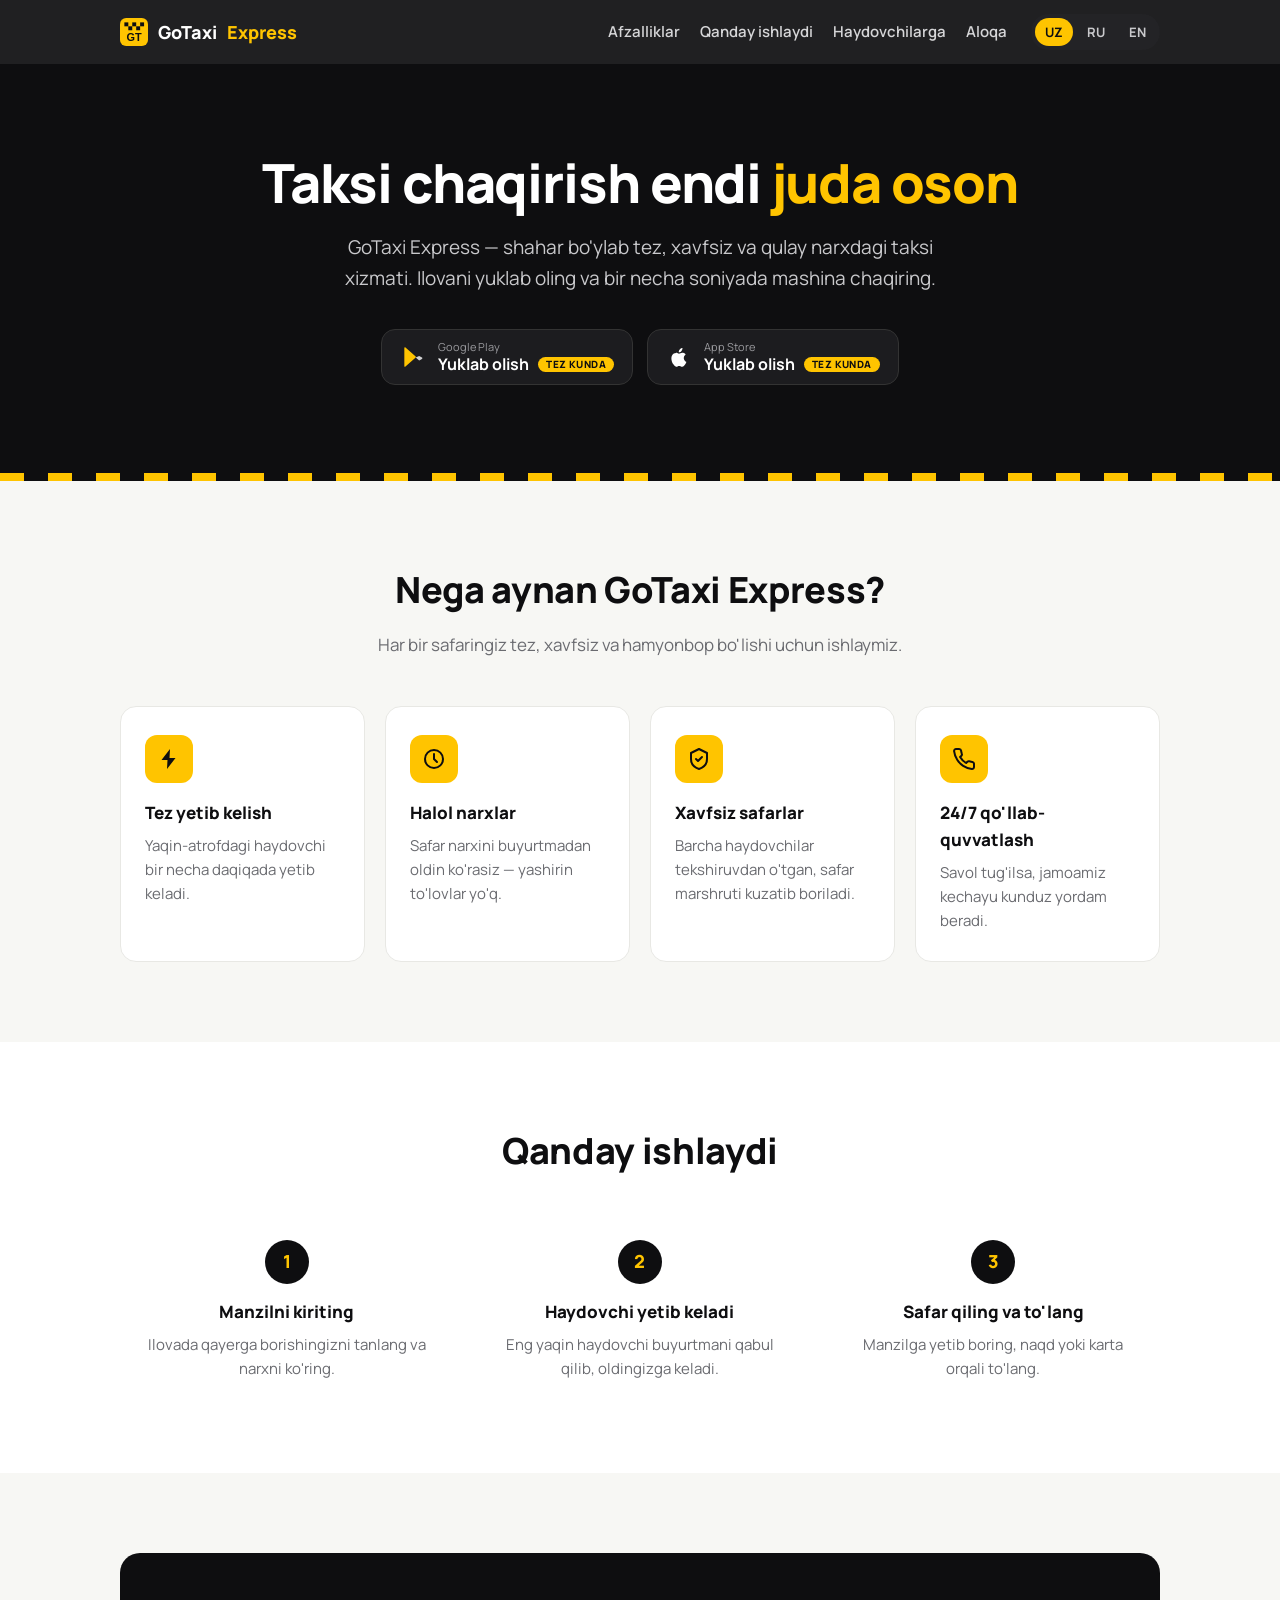
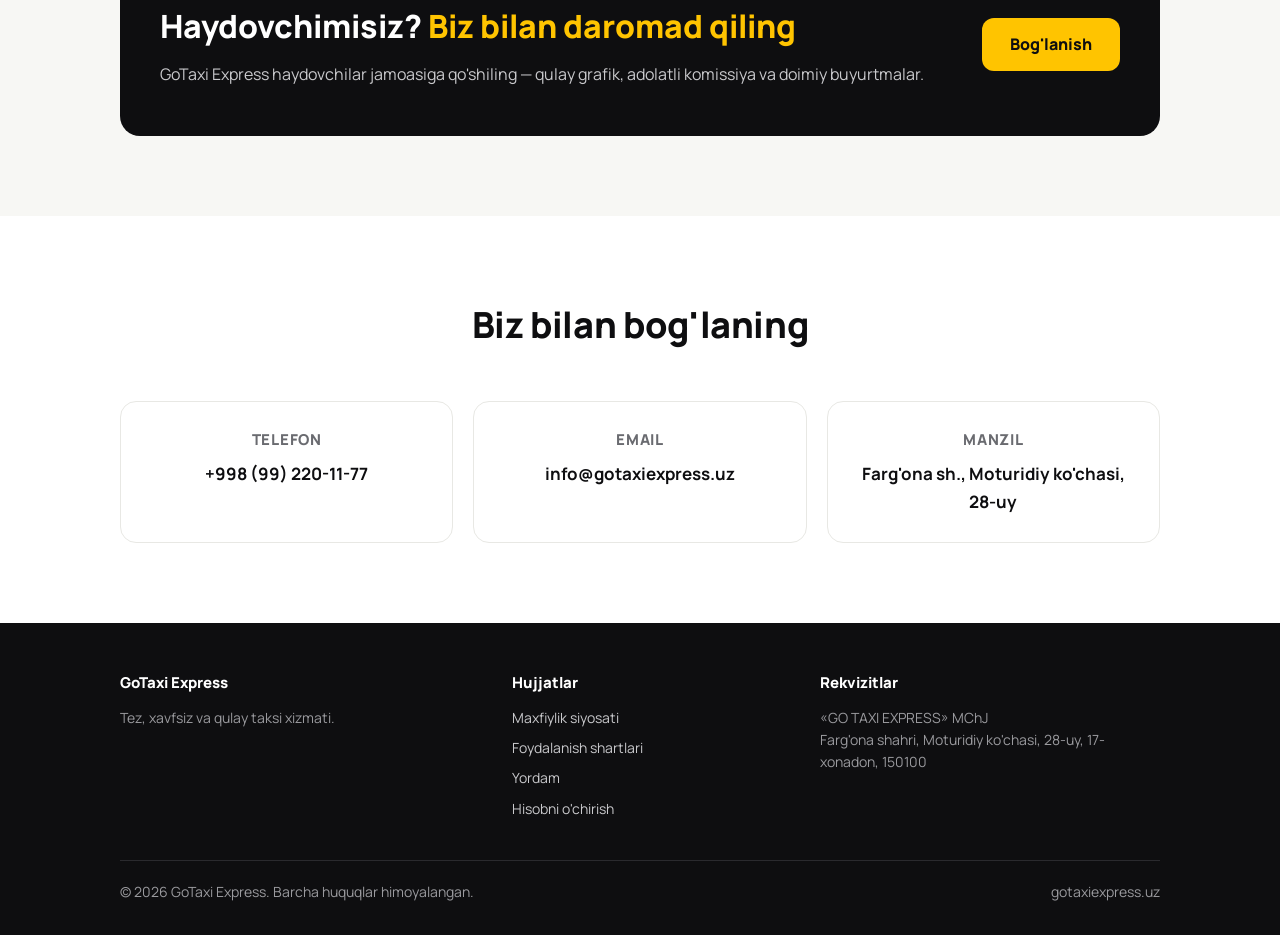
<file: index.html>
<!DOCTYPE html>
<html lang="uz" data-lang="uz">
<head>
  <meta charset="UTF-8">
  <meta name="viewport" content="width=device-width, initial-scale=1.0">
  <title>GoTaxi Express — tez va qulay taksi xizmati</title>
  <meta name="description" content="GoTaxi Express — O'zbekistonda tez, xavfsiz va qulay narxdagi taksi xizmati. Ilovani yuklab oling va bir necha soniyada taksi chaqiring. Быстрое и удобное такси. Fast and affordable taxi service.">
  <link rel="icon" type="image/svg+xml" href="/favicon.svg">
  <link rel="preconnect" href="https://fonts.googleapis.com">
  <link rel="preconnect" href="https://fonts.gstatic.com" crossorigin>
  <link href="https://fonts.googleapis.com/css2?family=Manrope:wght@400;600;700;800&display=swap" rel="stylesheet">
  <link rel="stylesheet" href="/styles.css">
  <script src="/app.js" defer></script>
</head>
<body>

<header class="site-header">
  <div class="container">
    <a class="brand" href="/">
      <svg width="28" height="28" viewBox="0 0 64 64" aria-hidden="true">
        <rect width="64" height="64" rx="14" fill="#FFC400"/>
        <g fill="#0E0E10">
          <rect x="10" y="10" width="9" height="9"/><rect x="28" y="10" width="9" height="9"/><rect x="46" y="10" width="9" height="9"/>
          <rect x="19" y="19" width="9" height="9"/><rect x="37" y="19" width="9" height="9"/>
        </g>
        <text x="32" y="53" font-family="Arial" font-size="25" font-weight="800" text-anchor="middle" fill="#0E0E10">GT</text>
      </svg>
      GoTaxi <span class="accent">Express</span>
    </a>
    <nav class="site-nav">
      <a href="#features"><span class="l-uz">Afzalliklar</span><span class="l-ru">Преимущества</span><span class="l-en">Features</span></a>
      <a href="#how"><span class="l-uz">Qanday ishlaydi</span><span class="l-ru">Как это работает</span><span class="l-en">How it works</span></a>
      <a href="#drivers"><span class="l-uz">Haydovchilarga</span><span class="l-ru">Водителям</span><span class="l-en">For drivers</span></a>
      <a href="#contact"><span class="l-uz">Aloqa</span><span class="l-ru">Контакты</span><span class="l-en">Contact</span></a>
    </nav>
    <div class="lang-switch" role="group" aria-label="Language">
      <button type="button" data-lang="uz" class="active">UZ</button>
      <button type="button" data-lang="ru">RU</button>
      <button type="button" data-lang="en">EN</button>
    </div>
  </div>
</header>

<section class="hero">
  <div class="container">
    <h1>
      <span class="l-uz">Taksi chaqirish endi <span class="accent">juda oson</span></span>
      <span class="l-ru">Вызвать такси — <span class="accent">проще простого</span></span>
      <span class="l-en">Getting a taxi has <span class="accent">never been easier</span></span>
    </h1>
    <p class="lead">
      <span class="l-uz">GoTaxi Express — shahar bo'ylab tez, xavfsiz va qulay narxdagi taksi xizmati. Ilovani yuklab oling va bir necha soniyada mashina chaqiring.</span>
      <span class="l-ru">GoTaxi Express — быстрое, безопасное и доступное такси по всему городу. Скачайте приложение и закажите машину за считанные секунды.</span>
      <span class="l-en">GoTaxi Express is a fast, safe and affordable taxi service. Download the app and get a ride in seconds.</span>
    </p>
    <div class="store-badges">
      <!-- TODO: replace href="#" with the real store links when the app is published -->
      <a class="badge" href="#" rel="noopener">
        <svg width="26" height="26" viewBox="0 0 24 24" fill="none" aria-hidden="true">
          <path d="M4 3.5v17c0 .4.4.7.8.5l9.7-8.5c.3-.2.3-.7 0-.9L4.8 3c-.4-.2-.8.1-.8.5z" fill="#FFC400"/>
          <path d="M14.5 12.5l3.2 2.8 2.6-1.5c.5-.3.5-1 0-1.3l-2.6-1.5-3.2 1.5z" fill="#fff" opacity=".8"/>
        </svg>
        <span class="badge-text">
          <span class="badge-small">Google Play</span>
          <span class="badge-big">
            <span class="l-uz">Yuklab olish <span class="soon">TEZ KUNDA</span></span>
            <span class="l-ru">Скачать <span class="soon">СКОРО</span></span>
            <span class="l-en">Download <span class="soon">SOON</span></span>
          </span>
        </span>
      </a>
      <a class="badge" href="#" rel="noopener">
        <svg width="26" height="26" viewBox="0 0 24 24" fill="#fff" aria-hidden="true">
          <path d="M16.4 12.9c0-2.1 1.7-3.1 1.8-3.2-1-1.4-2.5-1.6-3-1.6-1.3-.1-2.5.8-3.2.8-.7 0-1.7-.8-2.8-.7-1.4 0-2.7.8-3.5 2.1-1.5 2.6-.4 6.4 1.1 8.5.7 1 1.5 2.2 2.6 2.1 1.1 0 1.5-.7 2.8-.7 1.3 0 1.6.7 2.8.7 1.2 0 1.9-1 2.6-2 .8-1.2 1.2-2.4 1.2-2.4s-2.3-.9-2.4-3.6zM14.3 6.4c.6-.7 1-1.7.9-2.7-.9 0-1.9.6-2.5 1.3-.6.6-1 1.6-.9 2.6 1 .1 2-.5 2.5-1.2z"/>
        </svg>
        <span class="badge-text">
          <span class="badge-small">App Store</span>
          <span class="badge-big">
            <span class="l-uz">Yuklab olish <span class="soon">TEZ KUNDA</span></span>
            <span class="l-ru">Скачать <span class="soon">СКОРО</span></span>
            <span class="l-en">Download <span class="soon">SOON</span></span>
          </span>
        </span>
      </a>
    </div>
  </div>
</section>

<section id="features" class="alt">
  <div class="container">
    <div class="section-head">
      <h2>
        <span class="l-uz">Nega aynan GoTaxi Express?</span>
        <span class="l-ru">Почему именно GoTaxi Express?</span>
        <span class="l-en">Why GoTaxi Express?</span>
      </h2>
      <p>
        <span class="l-uz">Har bir safaringiz tez, xavfsiz va hamyonbop bo'lishi uchun ishlaymiz.</span>
        <span class="l-ru">Мы работаем, чтобы каждая ваша поездка была быстрой, безопасной и доступной.</span>
        <span class="l-en">We work to make every ride fast, safe and affordable.</span>
      </p>
    </div>
    <div class="feature-grid">
      <div class="feature">
        <div class="icon">
          <svg width="24" height="24" viewBox="0 0 24 24" fill="none" stroke="currentColor" stroke-width="2" stroke-linecap="round"><path d="M13 2L4.5 13h6L10 22l8.5-11h-6L13 2z" fill="currentColor" stroke="none"/></svg>
        </div>
        <h3><span class="l-uz">Tez yetib kelish</span><span class="l-ru">Быстрая подача</span><span class="l-en">Fast pickup</span></h3>
        <p>
          <span class="l-uz">Yaqin-atrofdagi haydovchi bir necha daqiqada yetib keladi.</span>
          <span class="l-ru">Ближайший водитель приедет за считанные минуты.</span>
          <span class="l-en">The nearest driver arrives within minutes.</span>
        </p>
      </div>
      <div class="feature">
        <div class="icon">
          <svg width="24" height="24" viewBox="0 0 24 24" fill="none" stroke="currentColor" stroke-width="2" stroke-linecap="round"><circle cx="12" cy="12" r="9"/><path d="M12 7v5l3 3"/></svg>
        </div>
        <h3><span class="l-uz">Halol narxlar</span><span class="l-ru">Честные цены</span><span class="l-en">Fair prices</span></h3>
        <p>
          <span class="l-uz">Safar narxini buyurtmadan oldin ko'rasiz — yashirin to'lovlar yo'q.</span>
          <span class="l-ru">Стоимость поездки видна до заказа — никаких скрытых платежей.</span>
          <span class="l-en">See the fare before you order — no hidden fees.</span>
        </p>
      </div>
      <div class="feature">
        <div class="icon">
          <svg width="24" height="24" viewBox="0 0 24 24" fill="none" stroke="currentColor" stroke-width="2" stroke-linecap="round" stroke-linejoin="round"><path d="M12 2l8 4v6c0 5-3.5 8.5-8 10-4.5-1.5-8-5-8-10V6l8-4z"/><path d="M9 12l2 2 4-4"/></svg>
        </div>
        <h3><span class="l-uz">Xavfsiz safarlar</span><span class="l-ru">Безопасные поездки</span><span class="l-en">Safe rides</span></h3>
        <p>
          <span class="l-uz">Barcha haydovchilar tekshiruvdan o'tgan, safar marshruti kuzatib boriladi.</span>
          <span class="l-ru">Все водители проходят проверку, маршрут поездки отслеживается.</span>
          <span class="l-en">All drivers are verified and every trip is tracked.</span>
        </p>
      </div>
      <div class="feature">
        <div class="icon">
          <svg width="24" height="24" viewBox="0 0 24 24" fill="none" stroke="currentColor" stroke-width="2" stroke-linecap="round" stroke-linejoin="round"><path d="M22 16.9v3a2 2 0 0 1-2.2 2 19.8 19.8 0 0 1-8.6-3.1 19.5 19.5 0 0 1-6-6A19.8 19.8 0 0 1 2.1 4.2 2 2 0 0 1 4.1 2h3a2 2 0 0 1 2 1.7c.1 1 .4 2 .7 2.9a2 2 0 0 1-.4 2.1L8.1 10a16 16 0 0 0 6 6l1.3-1.3a2 2 0 0 1 2.1-.4c.9.3 1.9.6 2.9.7a2 2 0 0 1 1.6 2z"/></svg>
        </div>
        <h3><span class="l-uz">24/7 qo'llab-quvvatlash</span><span class="l-ru">Поддержка 24/7</span><span class="l-en">24/7 support</span></h3>
        <p>
          <span class="l-uz">Savol tug'ilsa, jamoamiz kechayu kunduz yordam beradi.</span>
          <span class="l-ru">Наша команда поможет вам в любое время суток.</span>
          <span class="l-en">Our team is here to help around the clock.</span>
        </p>
      </div>
    </div>
  </div>
</section>

<section id="how">
  <div class="container">
    <div class="section-head">
      <h2>
        <span class="l-uz">Qanday ishlaydi</span>
        <span class="l-ru">Как это работает</span>
        <span class="l-en">How it works</span>
      </h2>
    </div>
    <div class="steps">
      <div class="step">
        <div class="num">1</div>
        <h3><span class="l-uz">Manzilni kiriting</span><span class="l-ru">Укажите адрес</span><span class="l-en">Set your destination</span></h3>
        <p>
          <span class="l-uz">Ilovada qayerga borishingizni tanlang va narxni ko'ring.</span>
          <span class="l-ru">Выберите в приложении, куда ехать, и посмотрите цену.</span>
          <span class="l-en">Choose where you're going in the app and see the fare.</span>
        </p>
      </div>
      <div class="step">
        <div class="num">2</div>
        <h3><span class="l-uz">Haydovchi yetib keladi</span><span class="l-ru">Водитель приезжает</span><span class="l-en">Driver arrives</span></h3>
        <p>
          <span class="l-uz">Eng yaqin haydovchi buyurtmani qabul qilib, oldingizga keladi.</span>
          <span class="l-ru">Ближайший водитель принимает заказ и подъезжает к вам.</span>
          <span class="l-en">The nearest driver accepts your order and picks you up.</span>
        </p>
      </div>
      <div class="step">
        <div class="num">3</div>
        <h3><span class="l-uz">Safar qiling va to'lang</span><span class="l-ru">Поездка и оплата</span><span class="l-en">Ride and pay</span></h3>
        <p>
          <span class="l-uz">Manzilga yetib boring, naqd yoki karta orqali to'lang.</span>
          <span class="l-ru">Доезжайте до места и платите наличными или картой.</span>
          <span class="l-en">Get to your destination and pay in cash or by card.</span>
        </p>
      </div>
    </div>
  </div>
</section>

<section id="drivers" class="alt">
  <div class="container">
    <div class="drivers-cta">
      <div class="cta-text">
        <h2>
          <span class="l-uz">Haydovchimisiz? <span class="accent">Biz bilan daromad qiling</span></span>
          <span class="l-ru">Вы водитель? <span class="accent">Зарабатывайте с нами</span></span>
          <span class="l-en">Are you a driver? <span class="accent">Earn with us</span></span>
        </h2>
        <p>
          <span class="l-uz">GoTaxi Express haydovchilar jamoasiga qo'shiling — qulay grafik, adolatli komissiya va doimiy buyurtmalar.</span>
          <span class="l-ru">Присоединяйтесь к команде водителей GoTaxi Express — удобный график, честная комиссия и постоянные заказы.</span>
          <span class="l-en">Join the GoTaxi Express driver team — flexible schedule, fair commission and a steady stream of orders.</span>
        </p>
      </div>
      <a class="btn" href="tel:+998992201177">
        <span class="l-uz">Bog'lanish</span>
        <span class="l-ru">Связаться</span>
        <span class="l-en">Contact us</span>
      </a>
    </div>
  </div>
</section>

<section id="contact">
  <div class="container">
    <div class="section-head">
      <h2>
        <span class="l-uz">Biz bilan bog'laning</span>
        <span class="l-ru">Свяжитесь с нами</span>
        <span class="l-en">Get in touch</span>
      </h2>
    </div>
    <div class="contact-grid">
      <div class="contact-card">
        <h3><span class="l-uz">Telefon</span><span class="l-ru">Телефон</span><span class="l-en">Phone</span></h3>
        <a href="tel:+998992201177">+998 (99) 220-11-77</a>
      </div>
      <div class="contact-card">
        <h3>Email</h3>
        <!-- PLACEHOLDER email -->
        <a href="mailto:info@gotaxiexpress.uz">info@gotaxiexpress.uz</a>
      </div>
      <div class="contact-card">
        <h3><span class="l-uz">Manzil</span><span class="l-ru">Адрес</span><span class="l-en">Address</span></h3>
        <span class="value">
          <span class="l-uz">Farg'ona sh., Moturidiy ko'chasi, 28-uy</span>
          <span class="l-ru">г. Фергана, ул. Мотуридий, 28</span>
          <span class="l-en">28 Moturidiy Street, Fergana, Uzbekistan</span>
        </span>
      </div>
    </div>
  </div>
</section>

<footer class="site-footer">
  <div class="container">
    <div class="footer-grid">
      <div class="footer-col">
        <h4>GoTaxi Express</h4>
        <p>
          <span class="l-uz">Tez, xavfsiz va qulay taksi xizmati.</span>
          <span class="l-ru">Быстрое, безопасное и удобное такси.</span>
          <span class="l-en">Fast, safe and convenient taxi service.</span>
        </p>
      </div>
      <div class="footer-col">
        <h4><span class="l-uz">Hujjatlar</span><span class="l-ru">Документы</span><span class="l-en">Legal</span></h4>
        <ul>
          <li><a href="/privacy"><span class="l-uz">Maxfiylik siyosati</span><span class="l-ru">Политика конфиденциальности</span><span class="l-en">Privacy Policy</span></a></li>
          <li><a href="/terms"><span class="l-uz">Foydalanish shartlari</span><span class="l-ru">Условия использования</span><span class="l-en">Terms of Service</span></a></li>
          <li><a href="/support"><span class="l-uz">Yordam</span><span class="l-ru">Поддержка</span><span class="l-en">Support</span></a></li>
          <li><a href="/delete-account"><span class="l-uz">Hisobni o'chirish</span><span class="l-ru">Удаление аккаунта</span><span class="l-en">Delete account</span></a></li>
        </ul>
      </div>
      <div class="footer-col">
        <h4><span class="l-uz">Rekvizitlar</span><span class="l-ru">Реквизиты</span><span class="l-en">Company</span></h4>
        <p>
          <span class="l-uz">«GO TAXI EXPRESS» MChJ</span>
          <span class="l-ru">ООО «GO TAXI EXPRESS»</span>
          <span class="l-en">"GO TAXI EXPRESS" LLC</span><br>
          <span class="l-uz">Farg'ona shahri, Moturidiy ko'chasi, 28-uy, 17-xonadon, 150100</span>
          <span class="l-ru">г. Фергана, ул. Мотуридий, дом 28, кв. 17, 150100</span>
          <span class="l-en">28 Moturidiy Street, Apartment 17, Fergana 150100, Uzbekistan</span>
        </p>
      </div>
    </div>
    <div class="legal-line">
      <span>© 2026 GoTaxi Express.
        <span class="l-uz">Barcha huquqlar himoyalangan.</span>
        <span class="l-ru">Все права защищены.</span>
        <span class="l-en">All rights reserved.</span>
      </span>
      <span>gotaxiexpress.uz</span>
    </div>
  </div>
</footer>

</body>
</html>
</file>
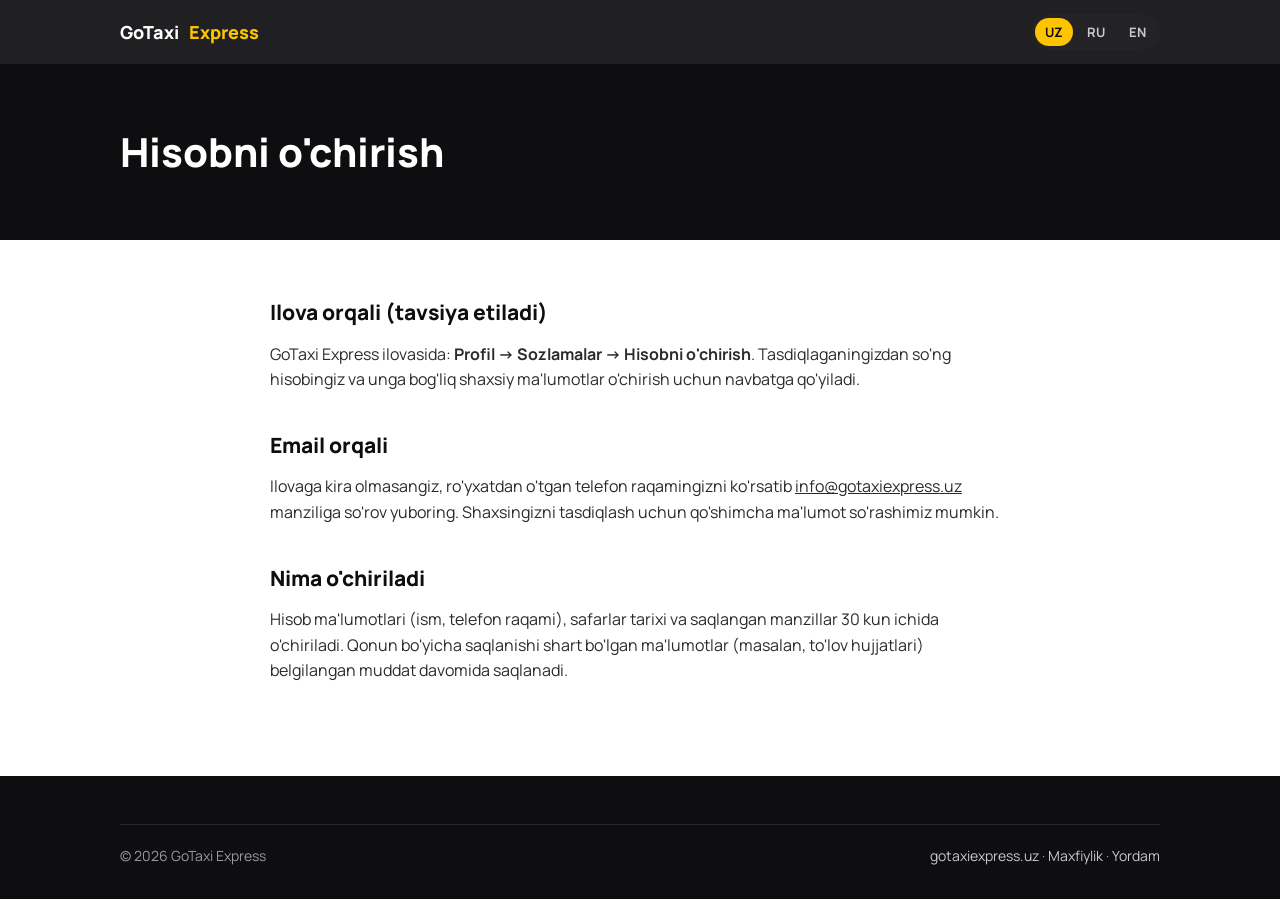
<file: delete-account.html>
<!DOCTYPE html>
<html lang="uz" data-lang="uz">
<head>
  <meta charset="UTF-8">
  <meta name="viewport" content="width=device-width, initial-scale=1.0">
  <title>Delete Account — GoTaxi Express</title>
  <meta name="description" content="How to delete your GoTaxi Express account. Hisobni o'chirish. Удаление аккаунта.">
  <link rel="icon" type="image/svg+xml" href="/favicon.svg">
  <link rel="preconnect" href="https://fonts.googleapis.com">
  <link rel="preconnect" href="https://fonts.gstatic.com" crossorigin>
  <link href="https://fonts.googleapis.com/css2?family=Manrope:wght@400;600;700;800&display=swap" rel="stylesheet">
  <link rel="stylesheet" href="/styles.css">
  <script src="/app.js" defer></script>
</head>
<body>

<header class="site-header">
  <div class="container">
    <a class="brand" href="/">GoTaxi <span class="accent">Express</span></a>
    <div class="lang-switch" style="margin-left:auto" role="group" aria-label="Language">
      <button type="button" data-lang="uz" class="active">UZ</button>
      <button type="button" data-lang="ru">RU</button>
      <button type="button" data-lang="en">EN</button>
    </div>
  </div>
</header>

<div class="page-hero">
  <div class="container">
    <h1>
      <span class="l-uz">Hisobni o'chirish</span>
      <span class="l-ru">Удаление аккаунта</span>
      <span class="l-en">Delete your account</span>
    </h1>
  </div>
</div>

<div class="legal-body">

  <!-- ============ UZBEK ============ -->
  <div class="l-uz">
    <h2>Ilova orqali (tavsiya etiladi)</h2>
    <p>GoTaxi Express ilovasida: <strong>Profil → Sozlamalar → Hisobni o'chirish</strong>. Tasdiqlaganingizdan so'ng hisobingiz va unga bog'liq shaxsiy ma'lumotlar o'chirish uchun navbatga qo'yiladi.</p>

    <h2>Email orqali</h2>
    <p>Ilovaga kira olmasangiz, ro'yxatdan o'tgan telefon raqamingizni ko'rsatib <a href="mailto:info@gotaxiexpress.uz?subject=Hisobni%20o%27chirish">info@gotaxiexpress.uz</a> manziliga so'rov yuboring. Shaxsingizni tasdiqlash uchun qo'shimcha ma'lumot so'rashimiz mumkin.</p>

    <h2>Nima o'chiriladi</h2>
    <p>Hisob ma'lumotlari (ism, telefon raqami), safarlar tarixi va saqlangan manzillar 30 kun ichida o'chiriladi. Qonun bo'yicha saqlanishi shart bo'lgan ma'lumotlar (masalan, to'lov hujjatlari) belgilangan muddat davomida saqlanadi.</p>
  </div>

  <!-- ============ RUSSIAN ============ -->
  <div class="l-ru">
    <h2>Через приложение (рекомендуется)</h2>
    <p>В приложении GoTaxi Express: <strong>Профиль → Настройки → Удалить аккаунт</strong>. После подтверждения ваш аккаунт и связанные с ним персональные данные будут поставлены в очередь на удаление.</p>

    <h2>По email</h2>
    <p>Если у вас нет доступа к приложению, отправьте запрос на <a href="mailto:info@gotaxiexpress.uz?subject=Удаление%20аккаунта">info@gotaxiexpress.uz</a>, указав зарегистрированный номер телефона. Для подтверждения личности мы можем запросить дополнительную информацию.</p>

    <h2>Что будет удалено</h2>
    <p>Данные аккаунта (имя, номер телефона), история поездок и сохранённые адреса удаляются в течение 30 дней. Данные, которые мы обязаны хранить по закону (например, платёжные документы), хранятся в течение установленного срока.</p>
  </div>

  <!-- ============ ENGLISH ============ -->
  <div class="l-en">
    <h2>In the app (recommended)</h2>
    <p>In the GoTaxi Express app: <strong>Profile → Settings → Delete account</strong>. After confirmation, your account and the personal data linked to it are queued for deletion.</p>

    <h2>By email</h2>
    <p>If you can't access the app, send a request to <a href="mailto:info@gotaxiexpress.uz?subject=Account%20deletion">info@gotaxiexpress.uz</a> stating your registered phone number. We may ask for additional information to verify your identity.</p>

    <h2>What gets deleted</h2>
    <p>Account data (name, phone number), ride history and saved addresses are deleted within 30 days. Data we are legally required to keep (e.g. payment records) is retained for the mandated period.</p>
  </div>

</div>

<footer class="site-footer">
  <div class="container">
    <div class="legal-line">
      <span>© 2026 GoTaxi Express</span>
      <span><a href="/">gotaxiexpress.uz</a> · <a href="/privacy"><span class="l-uz">Maxfiylik</span><span class="l-ru">Конфиденциальность</span><span class="l-en">Privacy</span></a> · <a href="/support"><span class="l-uz">Yordam</span><span class="l-ru">Поддержка</span><span class="l-en">Support</span></a></span>
    </div>
  </div>
</footer>

</body>
</html>
</file>
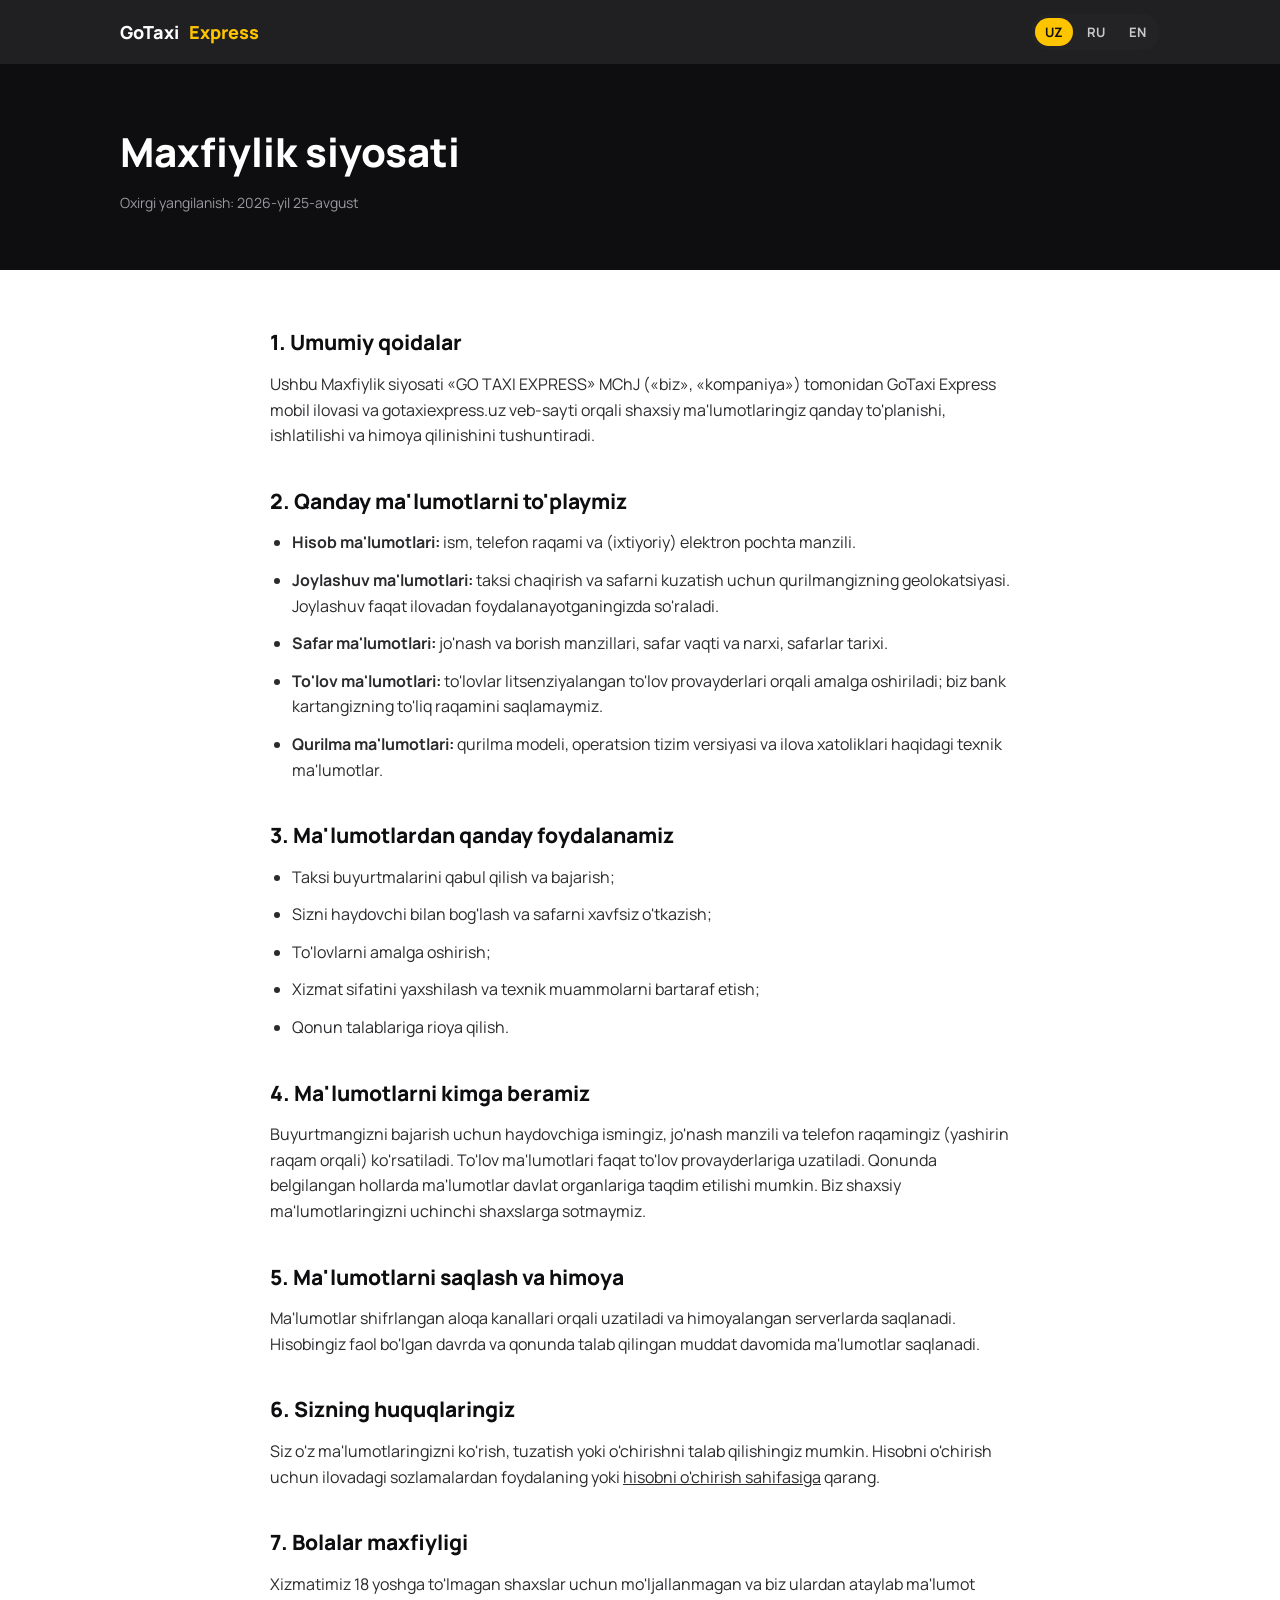
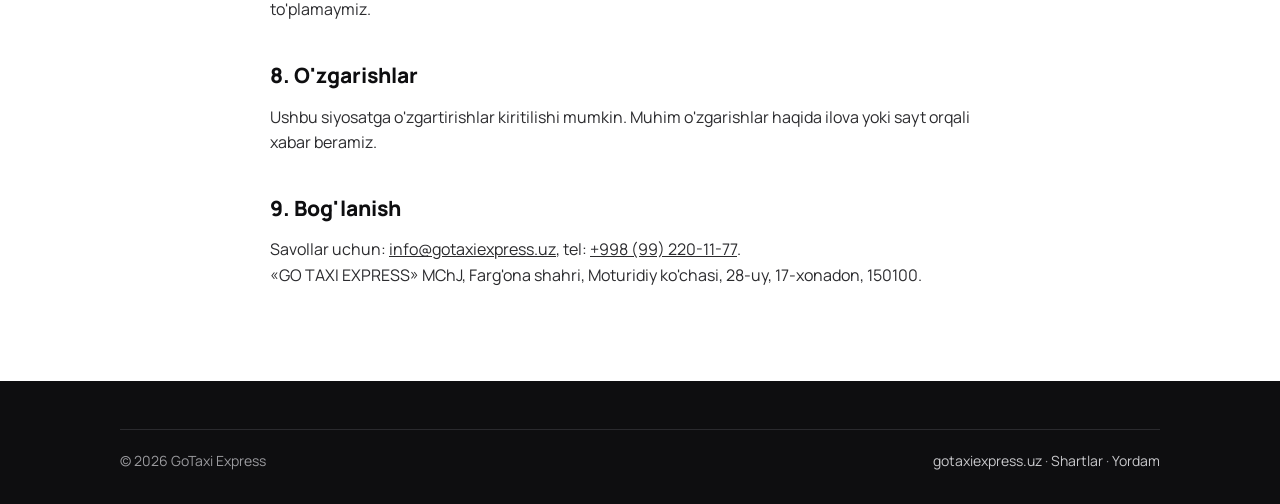
<file: privacy.html>
<!DOCTYPE html>
<html lang="uz" data-lang="uz">
<head>
  <meta charset="UTF-8">
  <meta name="viewport" content="width=device-width, initial-scale=1.0">
  <title>Privacy Policy — GoTaxi Express</title>
  <meta name="description" content="GoTaxi Express privacy policy. Maxfiylik siyosati. Политика конфиденциальности.">
  <link rel="icon" type="image/svg+xml" href="/favicon.svg">
  <link rel="preconnect" href="https://fonts.googleapis.com">
  <link rel="preconnect" href="https://fonts.gstatic.com" crossorigin>
  <link href="https://fonts.googleapis.com/css2?family=Manrope:wght@400;600;700;800&display=swap" rel="stylesheet">
  <link rel="stylesheet" href="/styles.css">
  <script src="/app.js" defer></script>
</head>
<body>

<header class="site-header">
  <div class="container">
    <a class="brand" href="/">GoTaxi <span class="accent">Express</span></a>
    <div class="lang-switch" style="margin-left:auto" role="group" aria-label="Language">
      <button type="button" data-lang="uz" class="active">UZ</button>
      <button type="button" data-lang="ru">RU</button>
      <button type="button" data-lang="en">EN</button>
    </div>
  </div>
</header>

<div class="page-hero">
  <div class="container">
    <h1>
      <span class="l-uz">Maxfiylik siyosati</span>
      <span class="l-ru">Политика конфиденциальности</span>
      <span class="l-en">Privacy Policy</span>
    </h1>
    <p class="updated">
      <span class="l-uz">Oxirgi yangilanish: 2026-yil 25-avgust</span>
      <span class="l-ru">Последнее обновление: 25 августа 2026 г.</span>
      <span class="l-en">Last updated: August 25, 2026</span>
    </p>
  </div>
</div>

<div class="legal-body">

  <!-- ============ UZBEK ============ -->
  <div class="l-uz">
    <h2>1. Umumiy qoidalar</h2>
    <p>Ushbu Maxfiylik siyosati «GO TAXI EXPRESS» MChJ («biz», «kompaniya») tomonidan GoTaxi Express mobil ilovasi va gotaxiexpress.uz veb-sayti orqali shaxsiy ma'lumotlaringiz qanday to'planishi, ishlatilishi va himoya qilinishini tushuntiradi.</p>

    <h2>2. Qanday ma'lumotlarni to'playmiz</h2>
    <ul>
      <li><strong>Hisob ma'lumotlari:</strong> ism, telefon raqami va (ixtiyoriy) elektron pochta manzili.</li>
      <li><strong>Joylashuv ma'lumotlari:</strong> taksi chaqirish va safarni kuzatish uchun qurilmangizning geolokatsiyasi. Joylashuv faqat ilovadan foydalanayotganingizda so'raladi.</li>
      <li><strong>Safar ma'lumotlari:</strong> jo'nash va borish manzillari, safar vaqti va narxi, safarlar tarixi.</li>
      <li><strong>To'lov ma'lumotlari:</strong> to'lovlar litsenziyalangan to'lov provayderlari orqali amalga oshiriladi; biz bank kartangizning to'liq raqamini saqlamaymiz.</li>
      <li><strong>Qurilma ma'lumotlari:</strong> qurilma modeli, operatsion tizim versiyasi va ilova xatoliklari haqidagi texnik ma'lumotlar.</li>
    </ul>

    <h2>3. Ma'lumotlardan qanday foydalanamiz</h2>
    <ul>
      <li>Taksi buyurtmalarini qabul qilish va bajarish;</li>
      <li>Sizni haydovchi bilan bog'lash va safarni xavfsiz o'tkazish;</li>
      <li>To'lovlarni amalga oshirish;</li>
      <li>Xizmat sifatini yaxshilash va texnik muammolarni bartaraf etish;</li>
      <li>Qonun talablariga rioya qilish.</li>
    </ul>

    <h2>4. Ma'lumotlarni kimga beramiz</h2>
    <p>Buyurtmangizni bajarish uchun haydovchiga ismingiz, jo'nash manzili va telefon raqamingiz (yashirin raqam orqali) ko'rsatiladi. To'lov ma'lumotlari faqat to'lov provayderlariga uzatiladi. Qonunda belgilangan hollarda ma'lumotlar davlat organlariga taqdim etilishi mumkin. Biz shaxsiy ma'lumotlaringizni uchinchi shaxslarga sotmaymiz.</p>

    <h2>5. Ma'lumotlarni saqlash va himoya</h2>
    <p>Ma'lumotlar shifrlangan aloqa kanallari orqali uzatiladi va himoyalangan serverlarda saqlanadi. Hisobingiz faol bo'lgan davrda va qonunda talab qilingan muddat davomida ma'lumotlar saqlanadi.</p>

    <h2>6. Sizning huquqlaringiz</h2>
    <p>Siz o'z ma'lumotlaringizni ko'rish, tuzatish yoki o'chirishni talab qilishingiz mumkin. Hisobni o'chirish uchun ilovadagi sozlamalardan foydalaning yoki <a href="/delete-account">hisobni o'chirish sahifasiga</a> qarang.</p>

    <h2>7. Bolalar maxfiyligi</h2>
    <p>Xizmatimiz 18 yoshga to'lmagan shaxslar uchun mo'ljallanmagan va biz ulardan ataylab ma'lumot to'plamaymiz.</p>

    <h2>8. O'zgarishlar</h2>
    <p>Ushbu siyosatga o'zgartirishlar kiritilishi mumkin. Muhim o'zgarishlar haqida ilova yoki sayt orqali xabar beramiz.</p>

    <h2>9. Bog'lanish</h2>
    <p>Savollar uchun: <a href="mailto:info@gotaxiexpress.uz">info@gotaxiexpress.uz</a>, tel: <a href="tel:+998992201177">+998 (99) 220-11-77</a>.<br>
    «GO TAXI EXPRESS» MChJ, Farg'ona shahri, Moturidiy ko'chasi, 28-uy, 17-xonadon, 150100.</p>
  </div>

  <!-- ============ RUSSIAN ============ -->
  <div class="l-ru">
    <h2>1. Общие положения</h2>
    <p>Настоящая Политика конфиденциальности объясняет, как ООО «GO TAXI EXPRESS» («мы», «компания») собирает, использует и защищает ваши персональные данные при использовании мобильного приложения GoTaxi Express и сайта gotaxiexpress.uz.</p>

    <h2>2. Какие данные мы собираем</h2>
    <ul>
      <li><strong>Данные аккаунта:</strong> имя, номер телефона и (по желанию) адрес электронной почты.</li>
      <li><strong>Геолокация:</strong> местоположение устройства — для вызова такси и отслеживания поездки. Запрашивается только при использовании приложения.</li>
      <li><strong>Данные поездок:</strong> адреса подачи и назначения, время и стоимость поездки, история поездок.</li>
      <li><strong>Платёжные данные:</strong> платежи проходят через лицензированных платёжных провайдеров; мы не храним полный номер вашей банковской карты.</li>
      <li><strong>Данные устройства:</strong> модель устройства, версия ОС и технические сведения об ошибках приложения.</li>
    </ul>

    <h2>3. Как мы используем данные</h2>
    <ul>
      <li>Приём и выполнение заказов такси;</li>
      <li>Соединение вас с водителем и обеспечение безопасной поездки;</li>
      <li>Проведение платежей;</li>
      <li>Улучшение качества сервиса и устранение технических проблем;</li>
      <li>Соблюдение требований законодательства.</li>
    </ul>

    <h2>4. Кому мы передаём данные</h2>
    <p>Для выполнения заказа водителю показываются ваше имя, адрес подачи и номер телефона (через скрытый номер). Платёжные данные передаются только платёжным провайдерам. В предусмотренных законом случаях данные могут быть предоставлены государственным органам. Мы не продаём ваши персональные данные третьим лицам.</p>

    <h2>5. Хранение и защита данных</h2>
    <p>Данные передаются по зашифрованным каналам и хранятся на защищённых серверах. Данные хранятся, пока ваш аккаунт активен, и в течение срока, требуемого законодательством.</p>

    <h2>6. Ваши права</h2>
    <p>Вы можете запросить доступ к своим данным, их исправление или удаление. Для удаления аккаунта используйте настройки приложения или см. <a href="/delete-account">страницу удаления аккаунта</a>.</p>

    <h2>7. Конфиденциальность детей</h2>
    <p>Наш сервис не предназначен для лиц младше 18 лет, и мы намеренно не собираем их данные.</p>

    <h2>8. Изменения</h2>
    <p>В настоящую политику могут вноситься изменения. О существенных изменениях мы сообщим через приложение или сайт.</p>

    <h2>9. Контакты</h2>
    <p>По вопросам: <a href="mailto:info@gotaxiexpress.uz">info@gotaxiexpress.uz</a>, тел.: <a href="tel:+998992201177">+998 (99) 220-11-77</a>.<br>
    ООО «GO TAXI EXPRESS», г. Фергана, ул. Мотуридий, дом 28, кв. 17, 150100.</p>
  </div>

  <!-- ============ ENGLISH ============ -->
  <div class="l-en">
    <h2>1. Overview</h2>
    <p>This Privacy Policy explains how "GO TAXI EXPRESS" LLC ("we", "the company") collects, uses and protects your personal data when you use the GoTaxi Express mobile app and the gotaxiexpress.uz website.</p>

    <h2>2. Data we collect</h2>
    <ul>
      <li><strong>Account data:</strong> name, phone number and (optionally) email address.</li>
      <li><strong>Location data:</strong> your device's geolocation — to request a taxi and track the trip. Requested only while you use the app.</li>
      <li><strong>Trip data:</strong> pickup and destination addresses, trip time and fare, ride history.</li>
      <li><strong>Payment data:</strong> payments are processed by licensed payment providers; we do not store your full card number.</li>
      <li><strong>Device data:</strong> device model, OS version and technical crash/error information.</li>
    </ul>

    <h2>3. How we use data</h2>
    <ul>
      <li>To accept and fulfil taxi orders;</li>
      <li>To connect you with a driver and keep the trip safe;</li>
      <li>To process payments;</li>
      <li>To improve the service and fix technical issues;</li>
      <li>To comply with legal obligations.</li>
    </ul>

    <h2>4. Who we share data with</h2>
    <p>To fulfil your order, the driver sees your name, pickup address and phone number (via a masked number). Payment data goes only to payment providers. Where required by law, data may be disclosed to state authorities. We never sell your personal data to third parties.</p>

    <h2>5. Storage and security</h2>
    <p>Data is transmitted over encrypted channels and stored on protected servers. We keep data while your account is active and for the period required by law.</p>

    <h2>6. Your rights</h2>
    <p>You may request access to, correction of, or deletion of your data. To delete your account, use the in-app settings or see the <a href="/delete-account">account deletion page</a>.</p>

    <h2>7. Children's privacy</h2>
    <p>Our service is not intended for persons under 18, and we do not knowingly collect their data.</p>

    <h2>8. Changes</h2>
    <p>We may update this policy from time to time. We will announce material changes via the app or the website.</p>

    <h2>9. Contact</h2>
    <p>Questions: <a href="mailto:info@gotaxiexpress.uz">info@gotaxiexpress.uz</a>, phone: <a href="tel:+998992201177">+998 (99) 220-11-77</a>.<br>
    "GO TAXI EXPRESS" LLC, 28 Moturidiy Street, Apartment 17, Fergana 150100, Uzbekistan.</p>
  </div>

</div>

<footer class="site-footer">
  <div class="container">
    <div class="legal-line">
      <span>© 2026 GoTaxi Express</span>
      <span><a href="/">gotaxiexpress.uz</a> · <a href="/terms"><span class="l-uz">Shartlar</span><span class="l-ru">Условия</span><span class="l-en">Terms</span></a> · <a href="/support"><span class="l-uz">Yordam</span><span class="l-ru">Поддержка</span><span class="l-en">Support</span></a></span>
    </div>
  </div>
</footer>

</body>
</html>
</file>
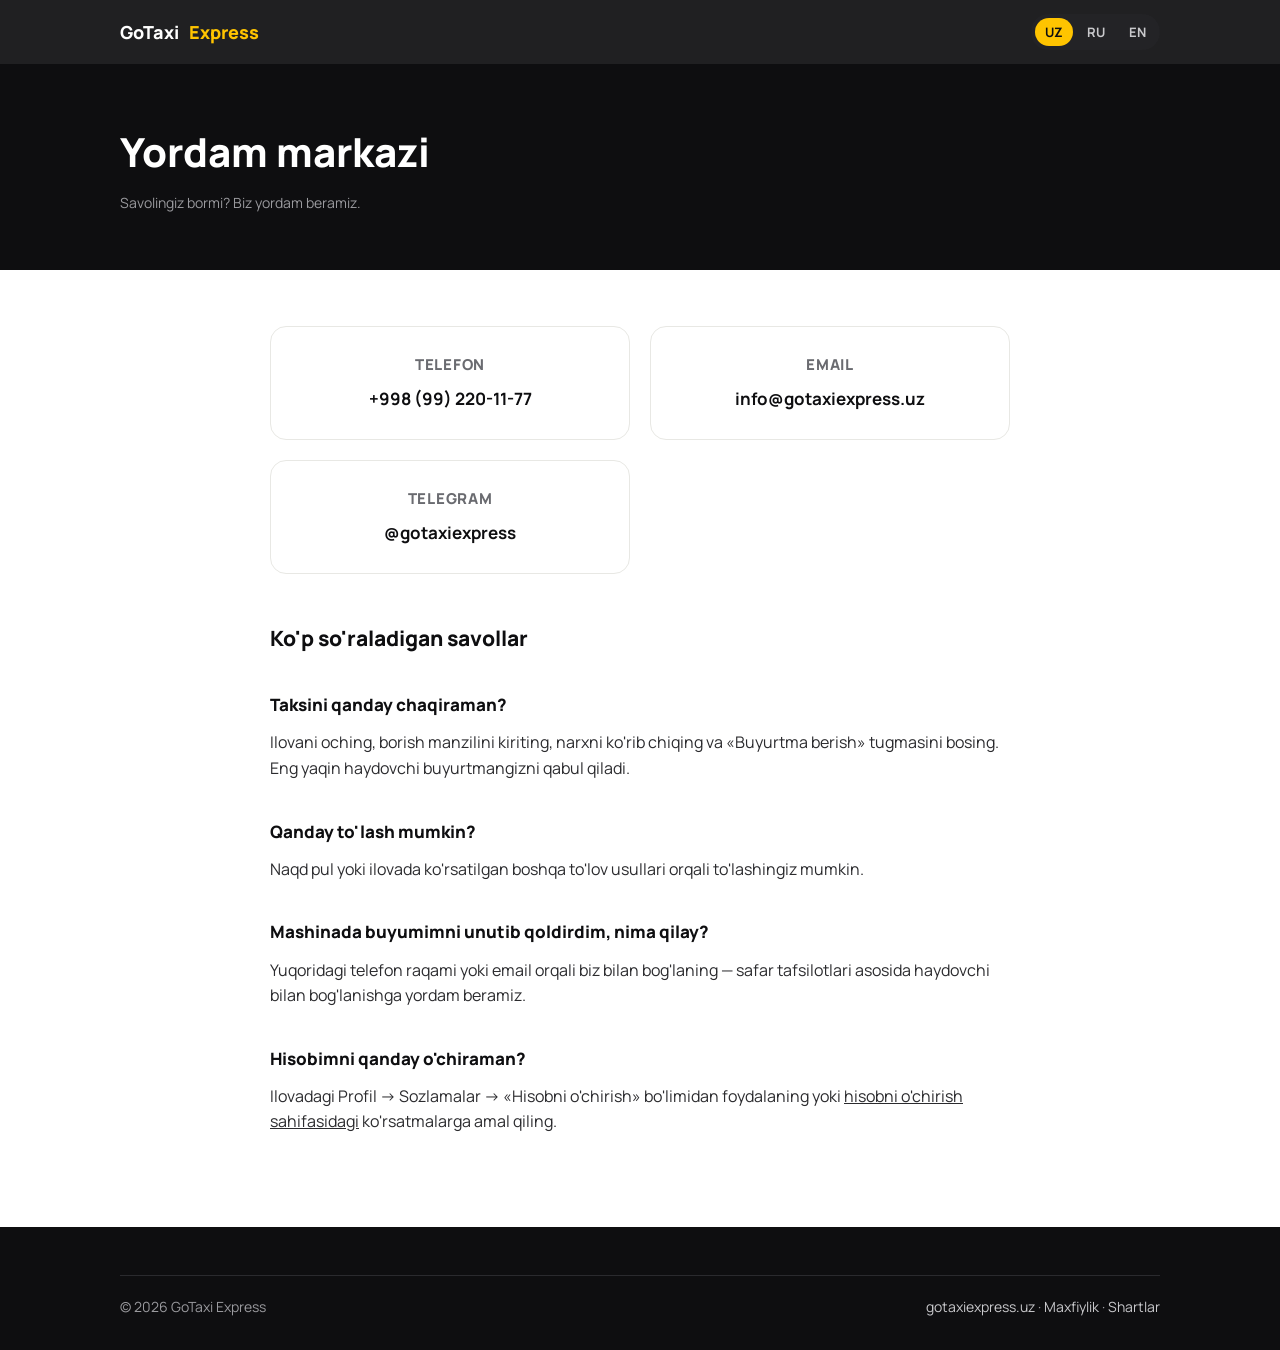
<file: support.html>
<!DOCTYPE html>
<html lang="uz" data-lang="uz">
<head>
  <meta charset="UTF-8">
  <meta name="viewport" content="width=device-width, initial-scale=1.0">
  <title>Support — GoTaxi Express</title>
  <meta name="description" content="GoTaxi Express support and contact. Yordam va aloqa. Поддержка и контакты.">
  <link rel="icon" type="image/svg+xml" href="/favicon.svg">
  <link rel="preconnect" href="https://fonts.googleapis.com">
  <link rel="preconnect" href="https://fonts.gstatic.com" crossorigin>
  <link href="https://fonts.googleapis.com/css2?family=Manrope:wght@400;600;700;800&display=swap" rel="stylesheet">
  <link rel="stylesheet" href="/styles.css">
  <script src="/app.js" defer></script>
</head>
<body>

<header class="site-header">
  <div class="container">
    <a class="brand" href="/">GoTaxi <span class="accent">Express</span></a>
    <div class="lang-switch" style="margin-left:auto" role="group" aria-label="Language">
      <button type="button" data-lang="uz" class="active">UZ</button>
      <button type="button" data-lang="ru">RU</button>
      <button type="button" data-lang="en">EN</button>
    </div>
  </div>
</header>

<div class="page-hero">
  <div class="container">
    <h1>
      <span class="l-uz">Yordam markazi</span>
      <span class="l-ru">Центр поддержки</span>
      <span class="l-en">Support Center</span>
    </h1>
    <p class="updated">
      <span class="l-uz">Savolingiz bormi? Biz yordam beramiz.</span>
      <span class="l-ru">Есть вопрос? Мы поможем.</span>
      <span class="l-en">Have a question? We're here to help.</span>
    </p>
  </div>
</div>

<div class="legal-body">

  <div class="contact-grid" style="margin-bottom:48px">
    <div class="contact-card">
      <h3><span class="l-uz">Telefon</span><span class="l-ru">Телефон</span><span class="l-en">Phone</span></h3>
      <a href="tel:+998992201177">+998 (99) 220-11-77</a>
    </div>
    <div class="contact-card">
      <h3>Email</h3>
      <a href="mailto:info@gotaxiexpress.uz">info@gotaxiexpress.uz</a>
    </div>
    <div class="contact-card">
      <h3>Telegram</h3>
      <!-- PLACEHOLDER telegram -->
      <a href="https://t.me/gotaxiexpress" rel="noopener">@gotaxiexpress</a>
    </div>
  </div>

  <!-- ============ UZBEK ============ -->
  <div class="l-uz">
    <h2>Ko'p so'raladigan savollar</h2>

    <h2 style="font-size:17px">Taksini qanday chaqiraman?</h2>
    <p>Ilovani oching, borish manzilini kiriting, narxni ko'rib chiqing va «Buyurtma berish» tugmasini bosing. Eng yaqin haydovchi buyurtmangizni qabul qiladi.</p>

    <h2 style="font-size:17px">Qanday to'lash mumkin?</h2>
    <p>Naqd pul yoki ilovada ko'rsatilgan boshqa to'lov usullari orqali to'lashingiz mumkin.</p>

    <h2 style="font-size:17px">Mashinada buyumimni unutib qoldirdim, nima qilay?</h2>
    <p>Yuqoridagi telefon raqami yoki email orqali biz bilan bog'laning — safar tafsilotlari asosida haydovchi bilan bog'lanishga yordam beramiz.</p>

    <h2 style="font-size:17px">Hisobimni qanday o'chiraman?</h2>
    <p>Ilovadagi Profil → Sozlamalar → «Hisobni o'chirish» bo'limidan foydalaning yoki <a href="/delete-account">hisobni o'chirish sahifasidagi</a> ko'rsatmalarga amal qiling.</p>
  </div>

  <!-- ============ RUSSIAN ============ -->
  <div class="l-ru">
    <h2>Часто задаваемые вопросы</h2>

    <h2 style="font-size:17px">Как вызвать такси?</h2>
    <p>Откройте приложение, укажите адрес назначения, посмотрите цену и нажмите «Заказать». Ближайший водитель примет ваш заказ.</p>

    <h2 style="font-size:17px">Как можно оплатить?</h2>
    <p>Наличными или другими способами оплаты, указанными в приложении.</p>

    <h2 style="font-size:17px">Я забыл вещь в машине, что делать?</h2>
    <p>Свяжитесь с нами по телефону или email выше — по данным поездки мы поможем связаться с водителем.</p>

    <h2 style="font-size:17px">Как удалить аккаунт?</h2>
    <p>Используйте раздел Профиль → Настройки → «Удалить аккаунт» в приложении или следуйте инструкции на <a href="/delete-account">странице удаления аккаунта</a>.</p>
  </div>

  <!-- ============ ENGLISH ============ -->
  <div class="l-en">
    <h2>Frequently asked questions</h2>

    <h2 style="font-size:17px">How do I order a taxi?</h2>
    <p>Open the app, enter your destination, check the fare and tap "Order". The nearest driver will accept your request.</p>

    <h2 style="font-size:17px">How can I pay?</h2>
    <p>In cash, or via the other payment methods listed in the app.</p>

    <h2 style="font-size:17px">I left something in the car — what should I do?</h2>
    <p>Contact us using the phone number or email above — we'll help you reach the driver using your trip details.</p>

    <h2 style="font-size:17px">How do I delete my account?</h2>
    <p>Use Profile → Settings → "Delete account" in the app, or follow the instructions on the <a href="/delete-account">account deletion page</a>.</p>
  </div>

</div>

<footer class="site-footer">
  <div class="container">
    <div class="legal-line">
      <span>© 2026 GoTaxi Express</span>
      <span><a href="/">gotaxiexpress.uz</a> · <a href="/privacy"><span class="l-uz">Maxfiylik</span><span class="l-ru">Конфиденциальность</span><span class="l-en">Privacy</span></a> · <a href="/terms"><span class="l-uz">Shartlar</span><span class="l-ru">Условия</span><span class="l-en">Terms</span></a></span>
    </div>
  </div>
</footer>

</body>
</html>
</file>
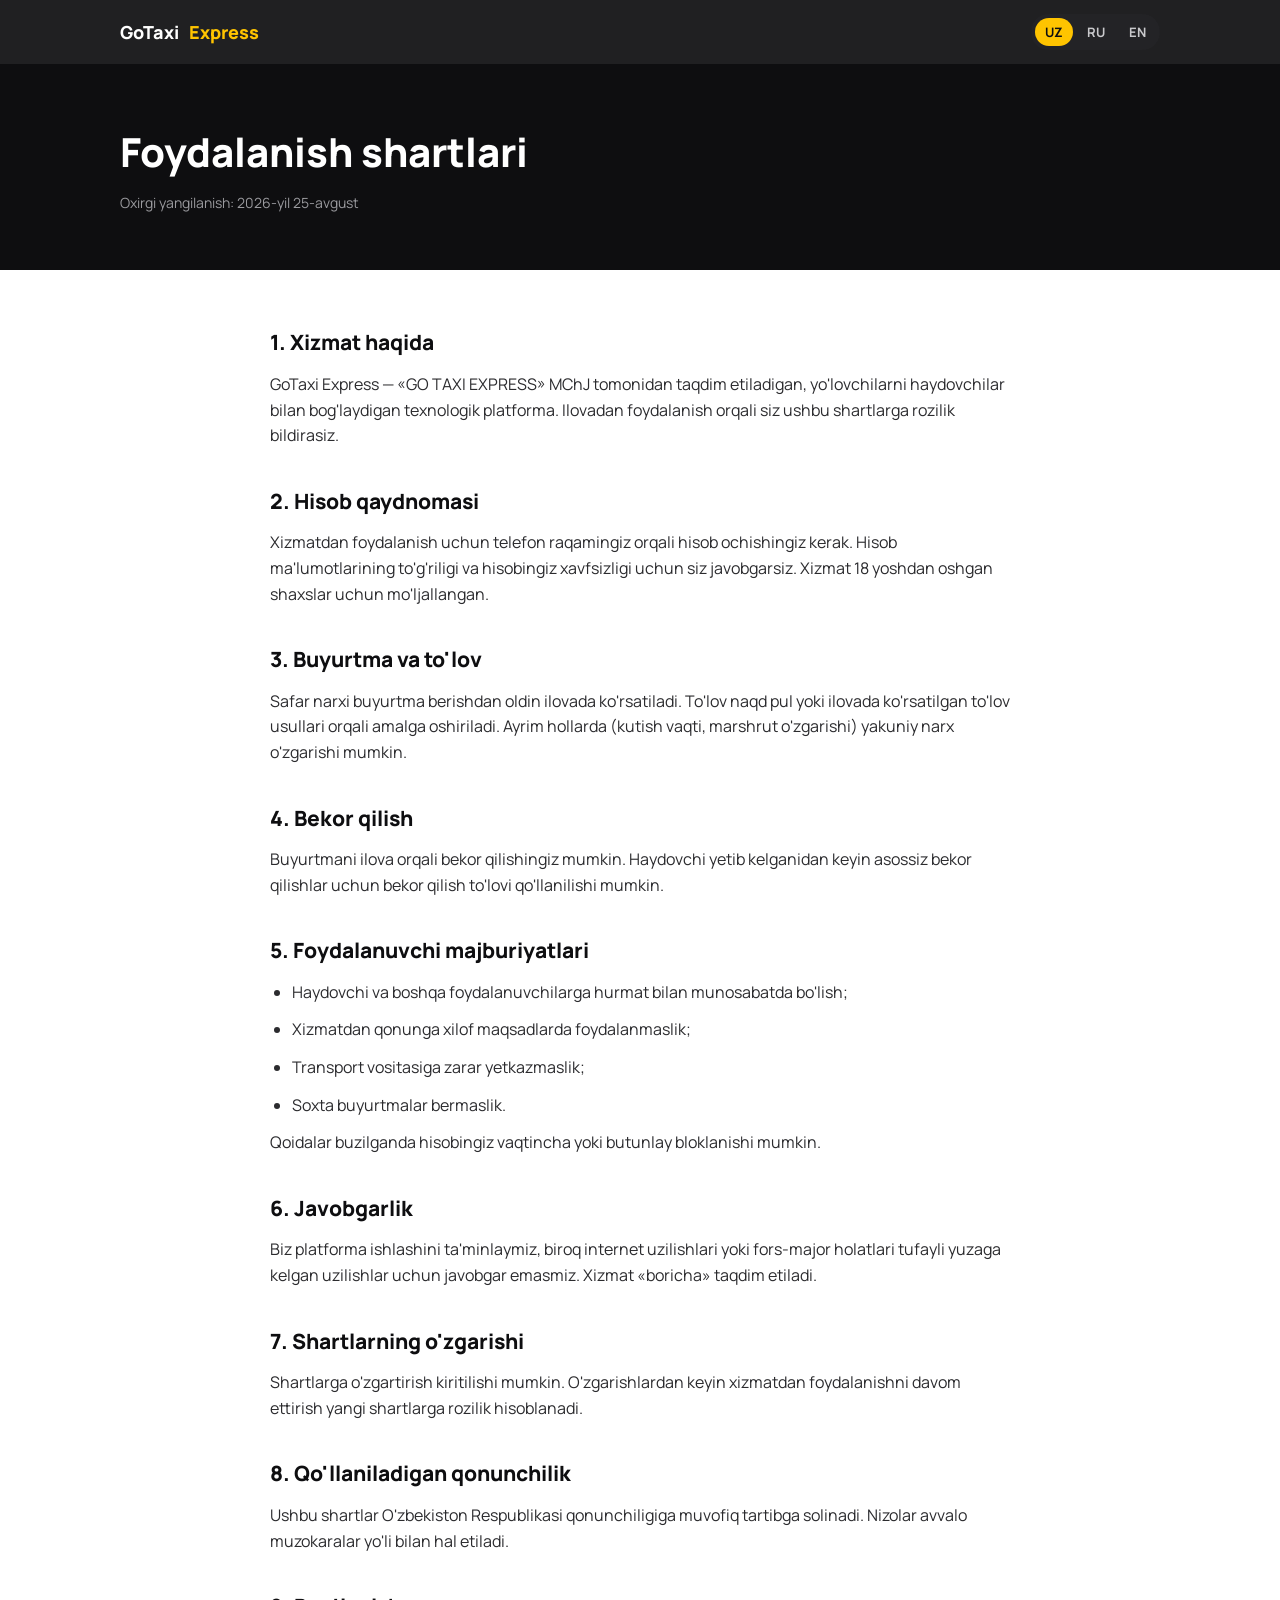
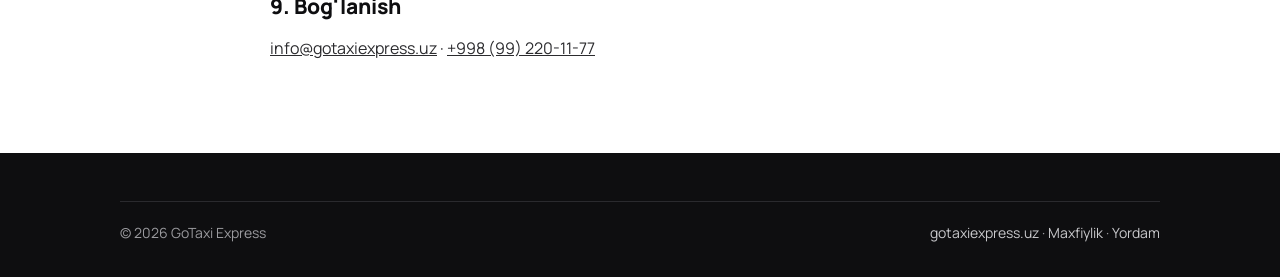
<file: terms.html>
<!DOCTYPE html>
<html lang="uz" data-lang="uz">
<head>
  <meta charset="UTF-8">
  <meta name="viewport" content="width=device-width, initial-scale=1.0">
  <title>Terms of Service — GoTaxi Express</title>
  <meta name="description" content="GoTaxi Express terms of service. Foydalanish shartlari. Условия использования.">
  <link rel="icon" type="image/svg+xml" href="/favicon.svg">
  <link rel="preconnect" href="https://fonts.googleapis.com">
  <link rel="preconnect" href="https://fonts.gstatic.com" crossorigin>
  <link href="https://fonts.googleapis.com/css2?family=Manrope:wght@400;600;700;800&display=swap" rel="stylesheet">
  <link rel="stylesheet" href="/styles.css">
  <script src="/app.js" defer></script>
</head>
<body>

<header class="site-header">
  <div class="container">
    <a class="brand" href="/">GoTaxi <span class="accent">Express</span></a>
    <div class="lang-switch" style="margin-left:auto" role="group" aria-label="Language">
      <button type="button" data-lang="uz" class="active">UZ</button>
      <button type="button" data-lang="ru">RU</button>
      <button type="button" data-lang="en">EN</button>
    </div>
  </div>
</header>

<div class="page-hero">
  <div class="container">
    <h1>
      <span class="l-uz">Foydalanish shartlari</span>
      <span class="l-ru">Условия использования</span>
      <span class="l-en">Terms of Service</span>
    </h1>
    <p class="updated">
      <span class="l-uz">Oxirgi yangilanish: 2026-yil 25-avgust</span>
      <span class="l-ru">Последнее обновление: 25 августа 2026 г.</span>
      <span class="l-en">Last updated: August 25, 2026</span>
    </p>
  </div>
</div>

<div class="legal-body">

  <!-- ============ UZBEK ============ -->
  <div class="l-uz">
    <h2>1. Xizmat haqida</h2>
    <p>GoTaxi Express — «GO TAXI EXPRESS» MChJ tomonidan taqdim etiladigan, yo'lovchilarni haydovchilar bilan bog'laydigan texnologik platforma. Ilovadan foydalanish orqali siz ushbu shartlarga rozilik bildirasiz.</p>

    <h2>2. Hisob qaydnomasi</h2>
    <p>Xizmatdan foydalanish uchun telefon raqamingiz orqali hisob ochishingiz kerak. Hisob ma'lumotlarining to'g'riligi va hisobingiz xavfsizligi uchun siz javobgarsiz. Xizmat 18 yoshdan oshgan shaxslar uchun mo'ljallangan.</p>

    <h2>3. Buyurtma va to'lov</h2>
    <p>Safar narxi buyurtma berishdan oldin ilovada ko'rsatiladi. To'lov naqd pul yoki ilovada ko'rsatilgan to'lov usullari orqali amalga oshiriladi. Ayrim hollarda (kutish vaqti, marshrut o'zgarishi) yakuniy narx o'zgarishi mumkin.</p>

    <h2>4. Bekor qilish</h2>
    <p>Buyurtmani ilova orqali bekor qilishingiz mumkin. Haydovchi yetib kelganidan keyin asossiz bekor qilishlar uchun bekor qilish to'lovi qo'llanilishi mumkin.</p>

    <h2>5. Foydalanuvchi majburiyatlari</h2>
    <ul>
      <li>Haydovchi va boshqa foydalanuvchilarga hurmat bilan munosabatda bo'lish;</li>
      <li>Xizmatdan qonunga xilof maqsadlarda foydalanmaslik;</li>
      <li>Transport vositasiga zarar yetkazmaslik;</li>
      <li>Soxta buyurtmalar bermaslik.</li>
    </ul>
    <p>Qoidalar buzilganda hisobingiz vaqtincha yoki butunlay bloklanishi mumkin.</p>

    <h2>6. Javobgarlik</h2>
    <p>Biz platforma ishlashini ta'minlaymiz, biroq internet uzilishlari yoki fors-major holatlari tufayli yuzaga kelgan uzilishlar uchun javobgar emasmiz. Xizmat «boricha» taqdim etiladi.</p>

    <h2>7. Shartlarning o'zgarishi</h2>
    <p>Shartlarga o'zgartirish kiritilishi mumkin. O'zgarishlardan keyin xizmatdan foydalanishni davom ettirish yangi shartlarga rozilik hisoblanadi.</p>

    <h2>8. Qo'llaniladigan qonunchilik</h2>
    <p>Ushbu shartlar O'zbekiston Respublikasi qonunchiligiga muvofiq tartibga solinadi. Nizolar avvalo muzokaralar yo'li bilan hal etiladi.</p>

    <h2>9. Bog'lanish</h2>
    <p><a href="mailto:info@gotaxiexpress.uz">info@gotaxiexpress.uz</a> · <a href="tel:+998992201177">+998 (99) 220-11-77</a></p>
  </div>

  <!-- ============ RUSSIAN ============ -->
  <div class="l-ru">
    <h2>1. О сервисе</h2>
    <p>GoTaxi Express — технологическая платформа ООО «GO TAXI EXPRESS», соединяющая пассажиров с водителями. Используя приложение, вы соглашаетесь с настоящими условиями.</p>

    <h2>2. Аккаунт</h2>
    <p>Для использования сервиса необходимо создать аккаунт по номеру телефона. Вы отвечаете за достоверность данных и безопасность своего аккаунта. Сервис предназначен для лиц старше 18 лет.</p>

    <h2>3. Заказ и оплата</h2>
    <p>Стоимость поездки отображается в приложении до оформления заказа. Оплата производится наличными или способами, указанными в приложении. В отдельных случаях (время ожидания, изменение маршрута) итоговая стоимость может измениться.</p>

    <h2>4. Отмена заказа</h2>
    <p>Вы можете отменить заказ через приложение. За необоснованные отмены после прибытия водителя может взиматься плата за отмену.</p>

    <h2>5. Обязанности пользователя</h2>
    <ul>
      <li>Уважительно относиться к водителям и другим пользователям;</li>
      <li>Не использовать сервис в незаконных целях;</li>
      <li>Не наносить ущерб транспортному средству;</li>
      <li>Не создавать ложные заказы.</li>
    </ul>
    <p>При нарушении правил ваш аккаунт может быть временно или полностью заблокирован.</p>

    <h2>6. Ответственность</h2>
    <p>Мы обеспечиваем работу платформы, однако не несём ответственности за перебои, вызванные сбоями интернета или форс-мажорными обстоятельствами. Сервис предоставляется «как есть».</p>

    <h2>7. Изменение условий</h2>
    <p>Условия могут изменяться. Продолжение использования сервиса после изменений означает согласие с новыми условиями.</p>

    <h2>8. Применимое право</h2>
    <p>Настоящие условия регулируются законодательством Республики Узбекистан. Споры решаются в первую очередь путём переговоров.</p>

    <h2>9. Контакты</h2>
    <p><a href="mailto:info@gotaxiexpress.uz">info@gotaxiexpress.uz</a> · <a href="tel:+998992201177">+998 (99) 220-11-77</a></p>
  </div>

  <!-- ============ ENGLISH ============ -->
  <div class="l-en">
    <h2>1. About the service</h2>
    <p>GoTaxi Express is a technology platform operated by "GO TAXI EXPRESS" LLC that connects passengers with drivers. By using the app you agree to these terms.</p>

    <h2>2. Account</h2>
    <p>To use the service you must create an account with your phone number. You are responsible for the accuracy of your data and the security of your account. The service is intended for persons over 18.</p>

    <h2>3. Orders and payment</h2>
    <p>The fare is shown in the app before you place an order. Payment is made in cash or via the payment methods listed in the app. In certain cases (waiting time, route changes) the final fare may change.</p>

    <h2>4. Cancellation</h2>
    <p>You may cancel an order through the app. A cancellation fee may apply to unjustified cancellations after the driver has arrived.</p>

    <h2>5. User obligations</h2>
    <ul>
      <li>Treat drivers and other users with respect;</li>
      <li>Do not use the service for unlawful purposes;</li>
      <li>Do not damage the vehicle;</li>
      <li>Do not place fake orders.</li>
    </ul>
    <p>Violations may lead to temporary or permanent suspension of your account.</p>

    <h2>6. Liability</h2>
    <p>We keep the platform running, but we are not liable for interruptions caused by internet outages or force majeure. The service is provided "as is".</p>

    <h2>7. Changes to the terms</h2>
    <p>These terms may be updated. Continued use of the service after changes constitutes acceptance of the new terms.</p>

    <h2>8. Governing law</h2>
    <p>These terms are governed by the laws of the Republic of Uzbekistan. Disputes are resolved first through negotiation.</p>

    <h2>9. Contact</h2>
    <p><a href="mailto:info@gotaxiexpress.uz">info@gotaxiexpress.uz</a> · <a href="tel:+998992201177">+998 (99) 220-11-77</a></p>
  </div>

</div>

<footer class="site-footer">
  <div class="container">
    <div class="legal-line">
      <span>© 2026 GoTaxi Express</span>
      <span><a href="/">gotaxiexpress.uz</a> · <a href="/privacy"><span class="l-uz">Maxfiylik</span><span class="l-ru">Конфиденциальность</span><span class="l-en">Privacy</span></a> · <a href="/support"><span class="l-uz">Yordam</span><span class="l-ru">Поддержка</span><span class="l-en">Support</span></a></span>
    </div>
  </div>
</footer>

</body>
</html>
</file>
<file: styles.css>
/* GoTaxi Express — landing site styles */
:root {
  --yellow: #FFC400;
  --yellow-dark: #EFB400;
  --ink: #0E0E10;
  --ink-soft: #232326;
  --text: #2B2B2E;
  --muted: #6A6B70;
  --bg: #FFFFFF;
  --bg-alt: #F7F7F4;
  --line: #E8E8E4;
  --radius: 16px;
  --maxw: 1080px;
}

* { margin: 0; padding: 0; box-sizing: border-box; }

html { scroll-behavior: smooth; }

body {
  font-family: "Manrope", "Segoe UI", system-ui, -apple-system, sans-serif;
  color: var(--text);
  background: var(--bg);
  line-height: 1.6;
  -webkit-font-smoothing: antialiased;
}

/* Language visibility: only the active language's blocks are shown */
[data-lang="uz"] .l-ru, [data-lang="uz"] .l-en,
[data-lang="ru"] .l-uz, [data-lang="ru"] .l-en,
[data-lang="en"] .l-uz, [data-lang="en"] .l-ru { display: none !important; }

.container { max-width: var(--maxw); margin: 0 auto; padding: 0 20px; }

a { color: inherit; }

/* ---------- Header ---------- */
.site-header {
  position: sticky; top: 0; z-index: 50;
  background: rgba(14, 14, 16, 0.92);
  backdrop-filter: blur(8px);
  color: #fff;
}
.site-header .container {
  display: flex; align-items: center; gap: 24px;
  height: 64px;
}
.brand {
  display: flex; align-items: center; gap: 10px;
  font-weight: 800; font-size: 18px; text-decoration: none;
  white-space: nowrap;
}
.brand svg { display: block; }
.brand .accent { color: var(--yellow); }
.site-nav { display: flex; gap: 20px; margin-left: auto; }
.site-nav a {
  text-decoration: none; font-size: 15px; font-weight: 600;
  color: #D6D6D8; transition: color .15s;
}
.site-nav a:hover { color: var(--yellow); }
.lang-switch { display: flex; gap: 4px; background: var(--ink-soft); border-radius: 999px; padding: 4px; }
.lang-switch button {
  border: 0; background: transparent; color: #C9C9CC;
  font: inherit; font-size: 13px; font-weight: 700;
  padding: 4px 10px; border-radius: 999px; cursor: pointer;
}
.lang-switch button.active { background: var(--yellow); color: var(--ink); }

/* ---------- Hero ---------- */
.hero {
  background: var(--ink);
  color: #fff;
  padding: 88px 0 96px;
  position: relative;
  overflow: hidden;
}
.hero::after {
  content: "";
  position: absolute; inset: auto 0 0 0; height: 8px;
  background: repeating-linear-gradient(90deg, var(--yellow) 0 24px, var(--ink) 24px 48px);
}
.hero .container { max-width: 820px; text-align: center; }
.hero h1 {
  font-size: clamp(32px, 5.5vw, 54px);
  line-height: 1.12; font-weight: 800; letter-spacing: -0.02em;
  margin-bottom: 20px;
}
.hero h1 .accent { color: var(--yellow); }
.hero p.lead {
  font-size: clamp(16px, 2.2vw, 19px);
  color: #C9C9CC; max-width: 620px; margin: 0 auto 36px;
}
.store-badges { display: flex; gap: 14px; justify-content: center; flex-wrap: wrap; }
.badge {
  display: flex; align-items: center; gap: 12px;
  background: #1C1C1F; border: 1px solid #333;
  border-radius: 14px; padding: 10px 18px;
  text-decoration: none; color: #fff; min-width: 190px;
  transition: border-color .15s, transform .15s;
}
.badge:hover { border-color: var(--yellow); transform: translateY(-2px); }
.badge svg { flex: 0 0 auto; }
.badge .badge-text { text-align: left; line-height: 1.25; }
.badge .badge-small { display: block; font-size: 11px; color: #9A9A9E; }
.badge .badge-big { display: block; font-size: 16px; font-weight: 700; }
.badge .soon {
  display: inline-block; margin-left: 6px; padding: 1px 8px;
  font-size: 10px; font-weight: 800; letter-spacing: .04em;
  background: var(--yellow); color: var(--ink); border-radius: 999px;
  vertical-align: 2px;
}

/* ---------- Sections ---------- */
section { padding: 80px 0; }
section.alt { background: var(--bg-alt); }
.section-head { text-align: center; max-width: 640px; margin: 0 auto 48px; }
.section-head h2 {
  font-size: clamp(26px, 3.6vw, 36px);
  font-weight: 800; letter-spacing: -0.01em; color: var(--ink);
  margin-bottom: 12px;
}
.section-head p { color: var(--muted); font-size: 17px; }

/* Features */
.feature-grid {
  display: grid; gap: 20px;
  grid-template-columns: repeat(auto-fit, minmax(230px, 1fr));
}
.feature {
  background: var(--bg); border: 1px solid var(--line);
  border-radius: var(--radius); padding: 28px 24px;
}
section.alt .feature { background: #fff; }
.feature .icon {
  width: 48px; height: 48px; border-radius: 12px;
  background: var(--yellow); color: var(--ink);
  display: flex; align-items: center; justify-content: center;
  margin-bottom: 16px;
}
.feature h3 { font-size: 17px; font-weight: 800; color: var(--ink); margin-bottom: 8px; }
.feature p { font-size: 15px; color: var(--muted); }

/* Steps */
.steps { display: grid; gap: 20px; grid-template-columns: repeat(auto-fit, minmax(240px, 1fr)); }
.step { text-align: center; padding: 12px 16px; }
.step .num {
  width: 44px; height: 44px; margin: 0 auto 14px;
  border-radius: 50%; background: var(--ink); color: var(--yellow);
  font-weight: 800; font-size: 18px;
  display: flex; align-items: center; justify-content: center;
}
.step h3 { font-size: 17px; font-weight: 800; color: var(--ink); margin-bottom: 8px; }
.step p { font-size: 15px; color: var(--muted); }

/* Drivers CTA */
.drivers-cta {
  background: var(--ink); color: #fff;
  border-radius: 20px; padding: 48px 40px;
  display: flex; flex-wrap: wrap; align-items: center; gap: 28px;
}
.drivers-cta .cta-text { flex: 1 1 380px; }
.drivers-cta h2 { font-size: clamp(24px, 3vw, 32px); font-weight: 800; margin-bottom: 10px; }
.drivers-cta h2 .accent { color: var(--yellow); }
.drivers-cta p { color: #C9C9CC; font-size: 16px; }
.btn {
  display: inline-block; background: var(--yellow); color: var(--ink);
  font-weight: 800; font-size: 16px; text-decoration: none;
  padding: 14px 28px; border-radius: 12px;
  transition: background .15s, transform .15s;
}
.btn:hover { background: var(--yellow-dark); transform: translateY(-2px); }

/* Contact */
.contact-grid { display: grid; gap: 20px; grid-template-columns: repeat(auto-fit, minmax(240px, 1fr)); }
.contact-card {
  background: #fff; border: 1px solid var(--line);
  border-radius: var(--radius); padding: 26px 24px; text-align: center;
}
.contact-card h3 { font-size: 15px; font-weight: 800; color: var(--muted); text-transform: uppercase; letter-spacing: .05em; margin-bottom: 8px; }
.contact-card a, .contact-card span.value { font-size: 17px; font-weight: 700; color: var(--ink); text-decoration: none; word-break: break-word; }
.contact-card a:hover { color: var(--yellow-dark); }

/* ---------- Footer ---------- */
.site-footer {
  background: var(--ink); color: #9A9A9E;
  padding: 48px 0 32px; font-size: 14px;
}
.site-footer .footer-grid {
  display: flex; flex-wrap: wrap; gap: 32px; justify-content: space-between;
  margin-bottom: 32px;
}
.site-footer .footer-col { max-width: 340px; }
.site-footer h4 { color: #fff; font-size: 15px; font-weight: 800; margin-bottom: 12px; }
.site-footer a { color: #C9C9CC; text-decoration: none; }
.site-footer a:hover { color: var(--yellow); }
.site-footer ul { list-style: none; }
.site-footer li { margin-bottom: 8px; }
.legal-line {
  border-top: 1px solid #2A2A2E; padding-top: 20px;
  display: flex; flex-wrap: wrap; gap: 12px; justify-content: space-between;
}

/* ---------- Inner (legal) pages ---------- */
.page-hero {
  background: var(--ink); color: #fff;
  padding: 56px 0;
}
.page-hero h1 { font-size: clamp(28px, 4vw, 40px); font-weight: 800; }
.page-hero .updated { color: #9A9A9E; font-size: 14px; margin-top: 8px; }
.legal-body { max-width: 780px; margin: 0 auto; padding: 56px 20px 80px; }
.legal-body h2 { font-size: 21px; font-weight: 800; color: var(--ink); margin: 36px 0 12px; }
.legal-body h2:first-child { margin-top: 0; }
.legal-body p, .legal-body li { font-size: 16px; color: var(--text); margin-bottom: 12px; }
.legal-body ul { padding-left: 22px; margin-bottom: 12px; }
.placeholder { background: #FFF3C4; padding: 0 4px; border-radius: 4px; }

/* ---------- Responsive ---------- */
@media (max-width: 720px) {
  .site-nav { display: none; }
  .hero { padding: 64px 0 72px; }
  section { padding: 56px 0; }
  .drivers-cta { padding: 36px 24px; }
}
</file>
